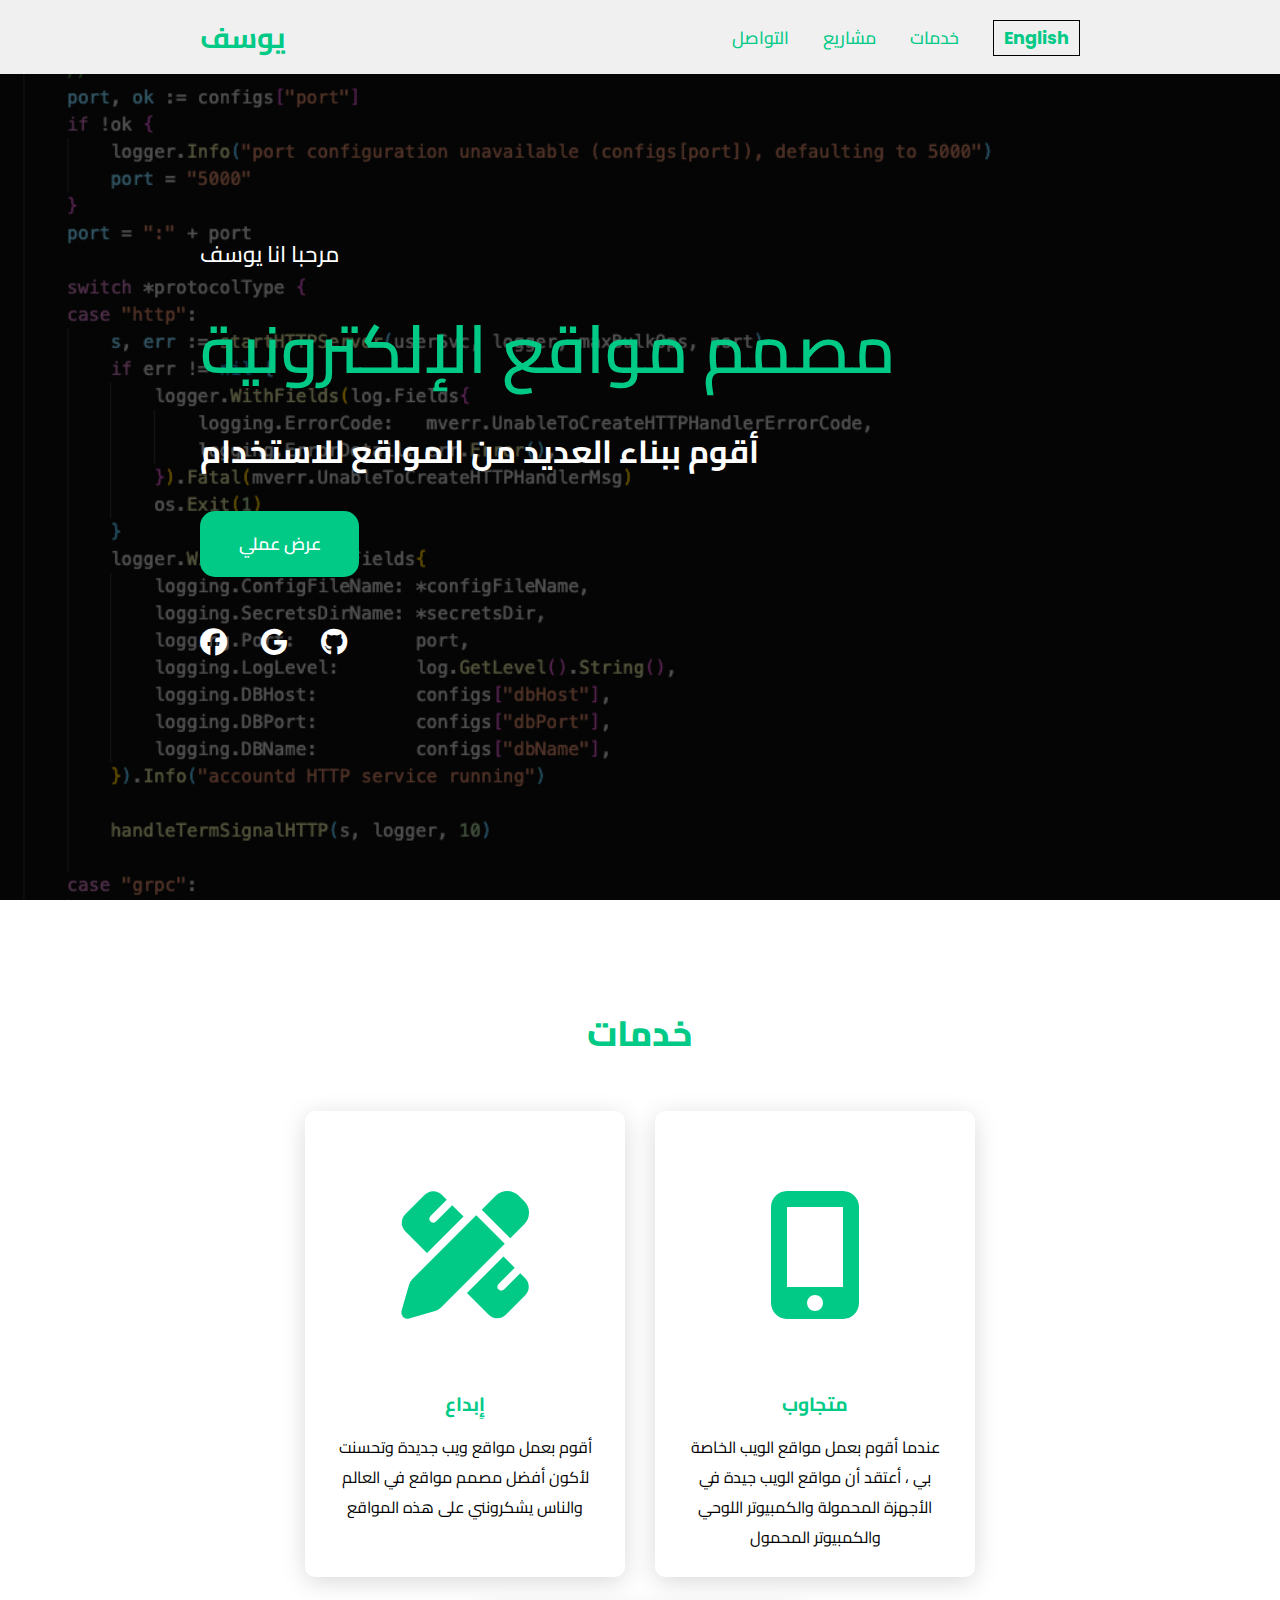
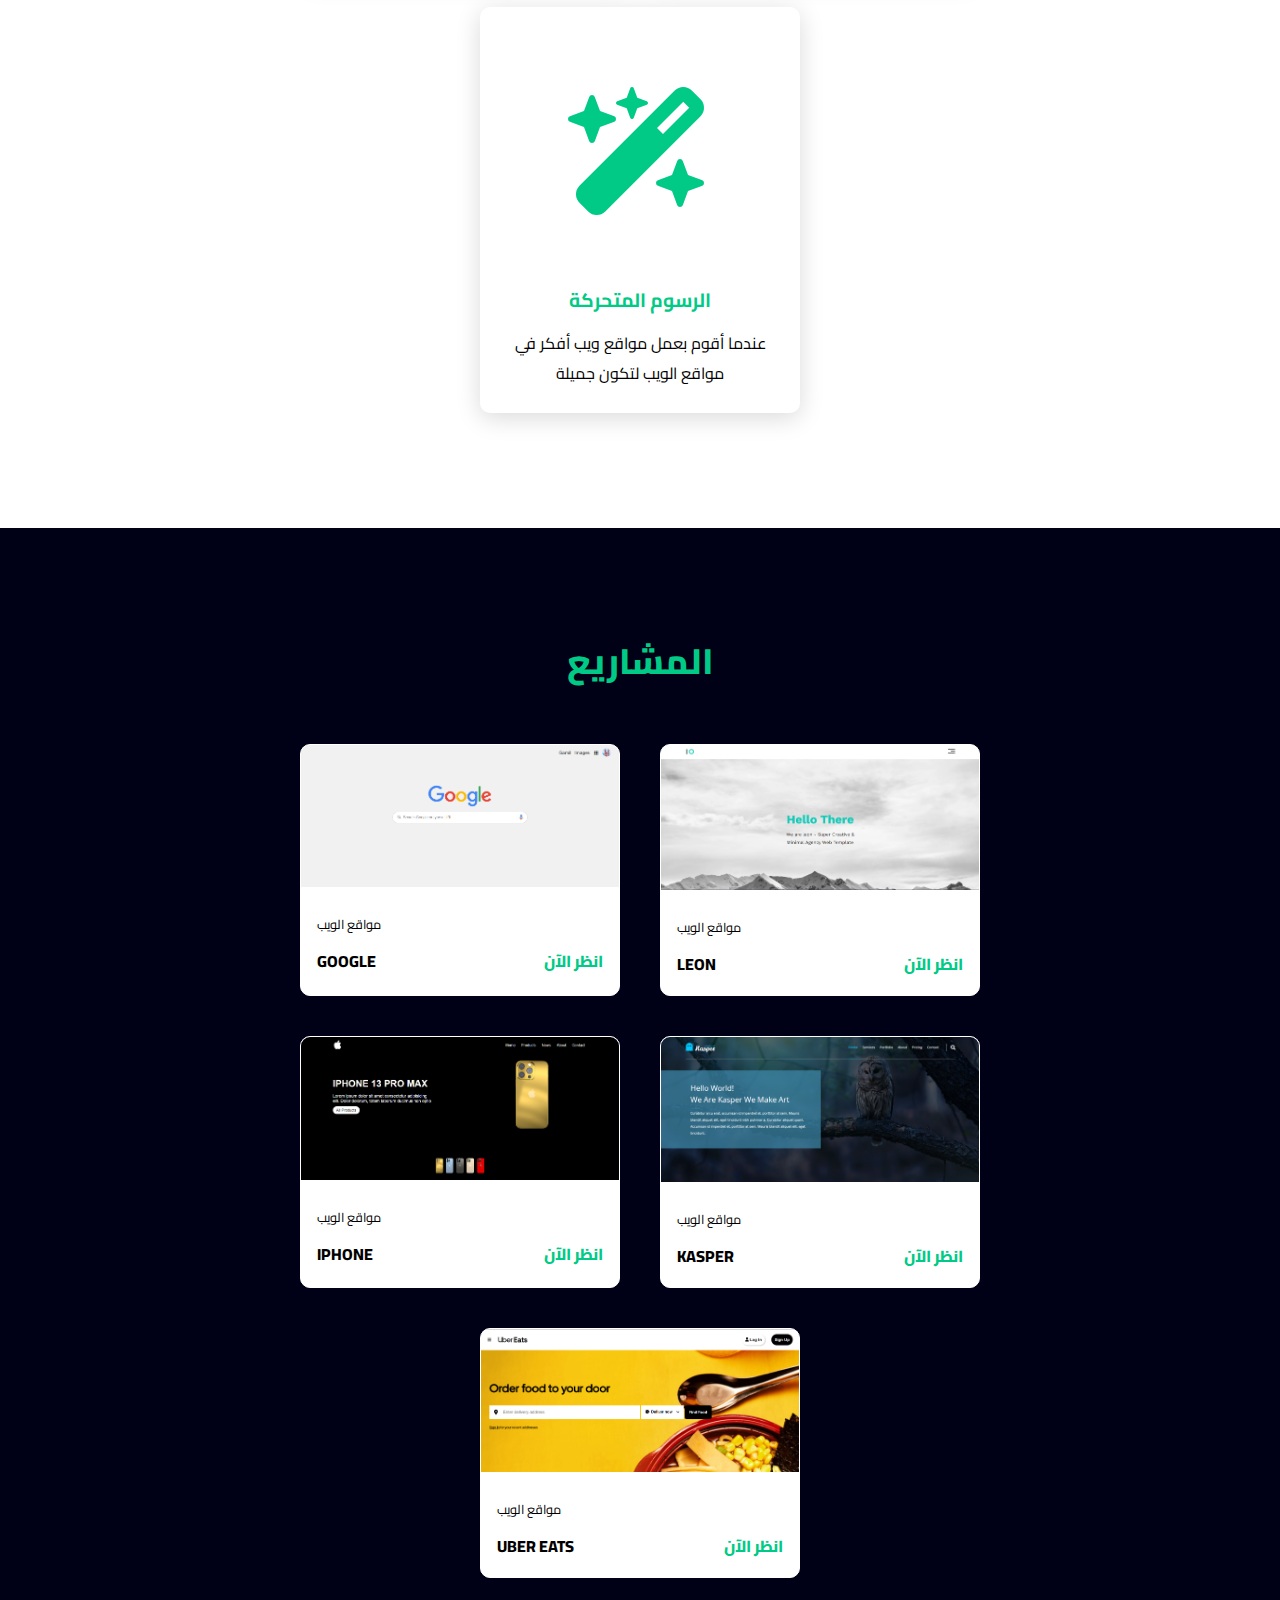
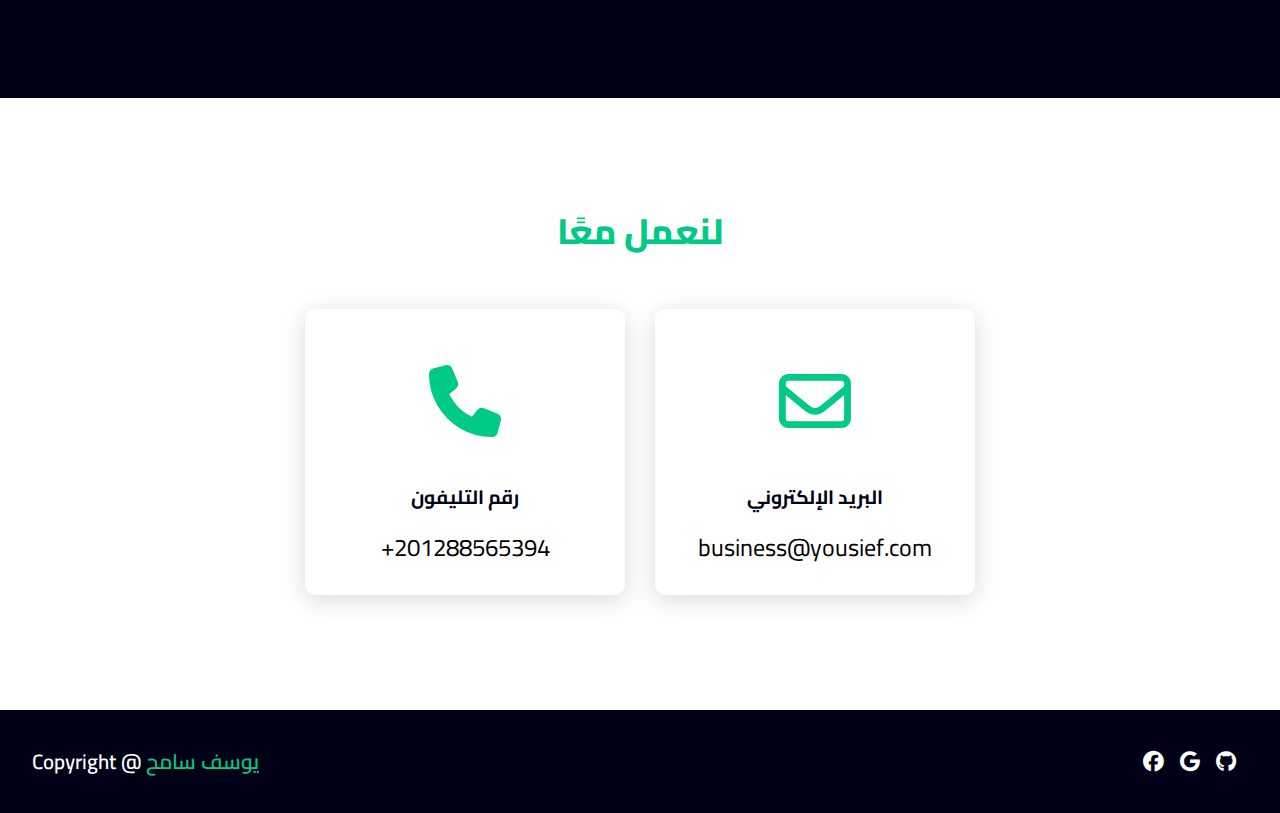
<file: AR/index.html>
<!DOCTYPE html>
<html lang="en">
<head>
    <meta charset="UTF-8">
    <meta http-equiv="X-UA-Compatible" content="IE=edge">
    <meta name="viewport" content="width=device-width, initial-scale=1.0">
    <link rel="stylesheet" href="https://cdnjs.cloudflare.com/ajax/libs/font-awesome/6.3.0/css/all.min.css">
    <link rel="stylesheet" href="CSS/style.css">
    <title>Yousief Sameh</title>
</head>
<body>
    <header>
        <a href="#" class="logo">يوسف</a>
        <nav class="navigation">
            <a href="#services">خدمات</a>
            <a href="#projects">مشاريع</a>
            <a href="#contact">التواصل</a>
            <a href="/EN/index.html" class="language" style="font-family: 'Poppins', sans-serif; font-weight: bold;">English</a>
        </nav>
        <button class="humburger">
            <div class="bar"></div>
        </button>
    </header>
    <nav class="mobile-nav">
        <a href="#services">خدمات</a>
        <a href="#projects">مشاريع</a>
        <a href="#contact">التواصل</a>
        <a href="/AR/index.html" class="language" style="font-family: 'Poppins', sans-serif;">English</a>
    </nav>
    <section class="hero">
        <div>
            <h2>مرحبا انا يوسف <br> <span>مصمم مواقع الإلكترونية</span></h2>
            <h3>أقوم ببناء العديد من المواقع للاستخدام</h3>
            <a href="#projects" class="main-btn">عرض عملي</a>
            <div class="icons">
                <a href="https://www.facebook.com/profile.php?id=100079830548384"><i class="fa-brands fa-facebook"></i></a>
                <a href="https://myaccount.google.com/?hl=ar&utm_source=OGB&utm_medium=act"><i class="fa-brands fa-google"></i></a>
                <a href="https://github.com/yousief0"><i class="fa-brands fa-github"></i></a>
            </div>
        </div>
    </section>
    <section class="cards" id="services">
        <h2 class="title">خدمات</h2>
        <div class="content">
            <div class="card">
                <div class="icon">
                    <i class="fa-solid fa-pen-ruler"></i>
                </div>
                <div class="info">
                    <h3>إِبداع</h3>
                    <p>أقوم بعمل مواقع ويب جديدة وتحسنت لأكون أفضل مصمم مواقع في العالم والناس يشكرونني على هذه المواقع</p>
                </div>
            </div>
            <div class="card">
                <div class="icon">
                    <i class="fa-solid fa-mobile-screen-button"></i>
                </div>
                <div class="info">
                    <h3>متجاوب</h3>
                    <p>عندما أقوم بعمل مواقع الويب الخاصة بي ، أعتقد أن مواقع الويب جيدة في الأجهزة المحمولة والكمبيوتر اللوحي والكمبيوتر المحمول</p>
                </div>
            </div>
            <div class="card">
                <div class="icon">
                    <i class="fa-solid fa-wand-magic-sparkles"></i>
                </div>
                <div class="info">
                    <h3>الرسوم المتحركة</h3>
                    <p>عندما أقوم بعمل مواقع ويب أفكر في مواقع الويب لتكون جميلة</p>
                </div>
            </div>
        </div>
    </section>
    <section class="projects" id="projects">
        <h2 class="title">المشاريع</h2>
        <div class="content">
            <div class="project-card">
                <div class="project-image">
                    <img src="Images/Project_1.png">
                </div>
                <div class="project-info">
                    <p class="project-catogry">مواقع الويب</p>
                    <strong class="project-title">
                        <span>Google</span>
                        <a href="/Projects/Project_1/index.html" class="more-details">انظر الآن</a>
                    </strong>
                </div>
            </div>
            <div class="project-card">
                <div class="project-image">
                    <img src="Images/Project_3.png">
                </div>
                <div class="project-info">
                    <p class="project-catogry">مواقع الويب</p>
                    <strong class="project-title">
                        <span>leon</span>
                        <a href="/Projects/Project_2/index.html" class="more-details">انظر الآن</a>
                    </strong>
                </div>
            </div>
            <div class="project-card">
                <div class="project-image">
                    <img src="Images/Project_2.png">
                </div>
                <div class="project-info">
                    <p class="project-catogry">مواقع الويب</p>
                    <strong class="project-title">
                        <span>iphone</span>
                        <a href="/Projects/Project_3/index.html" class="more-details">انظر الآن</a>
                    </strong>
                </div>
            </div>
            <div class="project-card">
                <div class="project-image">
                    <img src="Images/Project_4.png">
                </div>
                <div class="project-info">
                    <p class="project-catogry">مواقع الويب</p>
                    <strong class="project-title">
                        <span>kasper</span>
                        <a href="/Projects/Project_4/index.html" class="more-details">انظر الآن</a>
                    </strong>
                </div>
            </div>
            <div class="project-card">
                <div class="project-image">
                    <img src="Images/Project-5.png">
                </div>
                <div class="project-info">
                    <p class="project-catogry">مواقع الويب</p>
                    <strong class="project-title">
                        <span>Uber Eats</span>
                        <a href="/Projects/Uber_Eats/index.html" class="more-details">انظر الآن</a>
                    </strong>
                </div>
            </div>
        </div>
    </section>
    <section class="cards-contact" id="contact">
        <h2 class="title">لنعمل معًا</h2>
        <div class="content">
            <div class="card">
                <div class="icon">
                    <i class="fa-solid fa-phone"></i>
                </div>
                <div class="info">
                    <h3>رقم التليفون</h3>
                    <p>+201288565394</p>
                </div>
            </div>
            <div class="card">
                <div class="icon">
                    <i class="fa-regular fa-envelope"></i>
                </div>
                <div class="info">
                    <h3>البريد الإلكتروني</h3>
                    <p>business@yousief.com</p>
                </div>
            </div>
        </div>
    </section>
    <footer class="footer">
        <p class="footer-title">Copyright @ <span>يوسف سامح</span> </p>
        <div class="icons">
            <a href="https://www.facebook.com/profile.php?id=100079830548384"><i class="fa-brands fa-facebook"></i></a>
            <a href="https://myaccount.google.com/?hl=ar&utm_source=OGB&utm_medium=act"><i class="fa-brands fa-google"></i></a>
            <a href="https://github.com/yousief0"><i class="fa-brands fa-github"></i></a>
        </div>
    </footer>
    <script src="/script.js"></script>
</body>
</html>
</file>
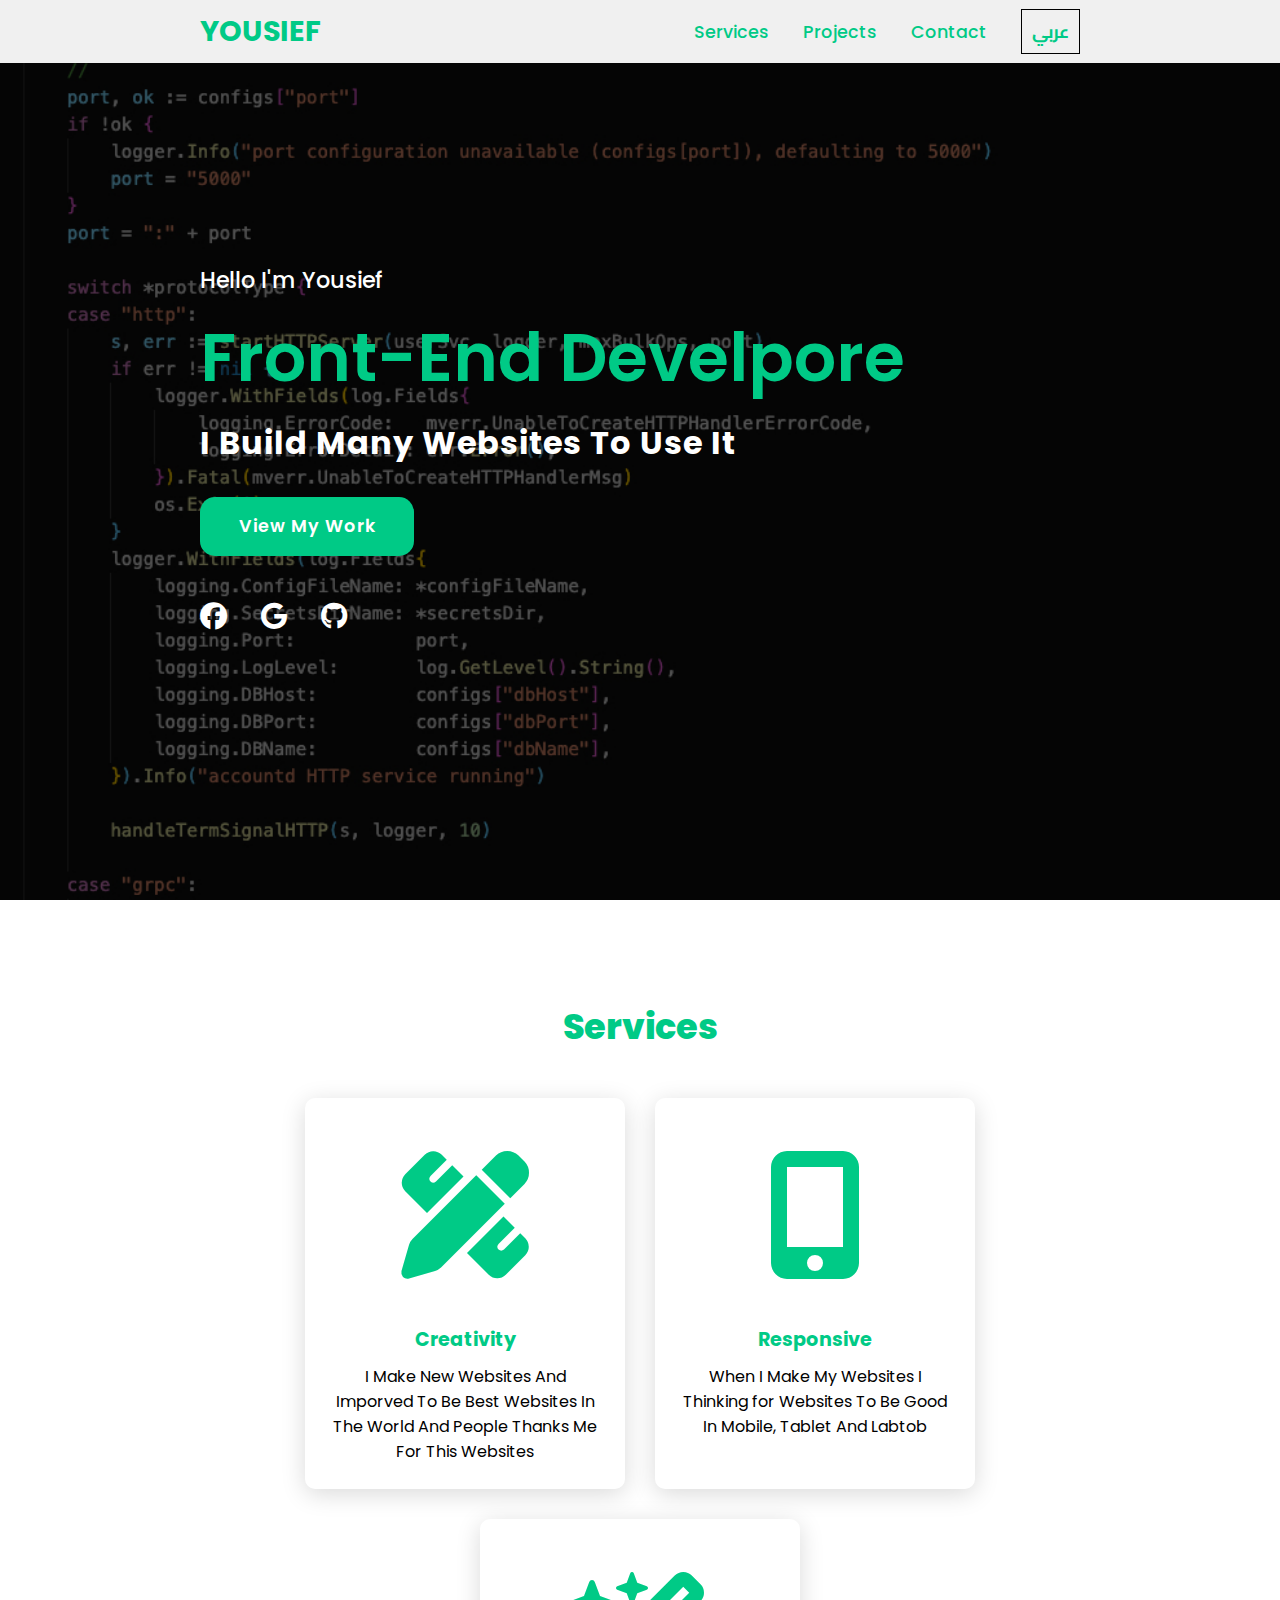
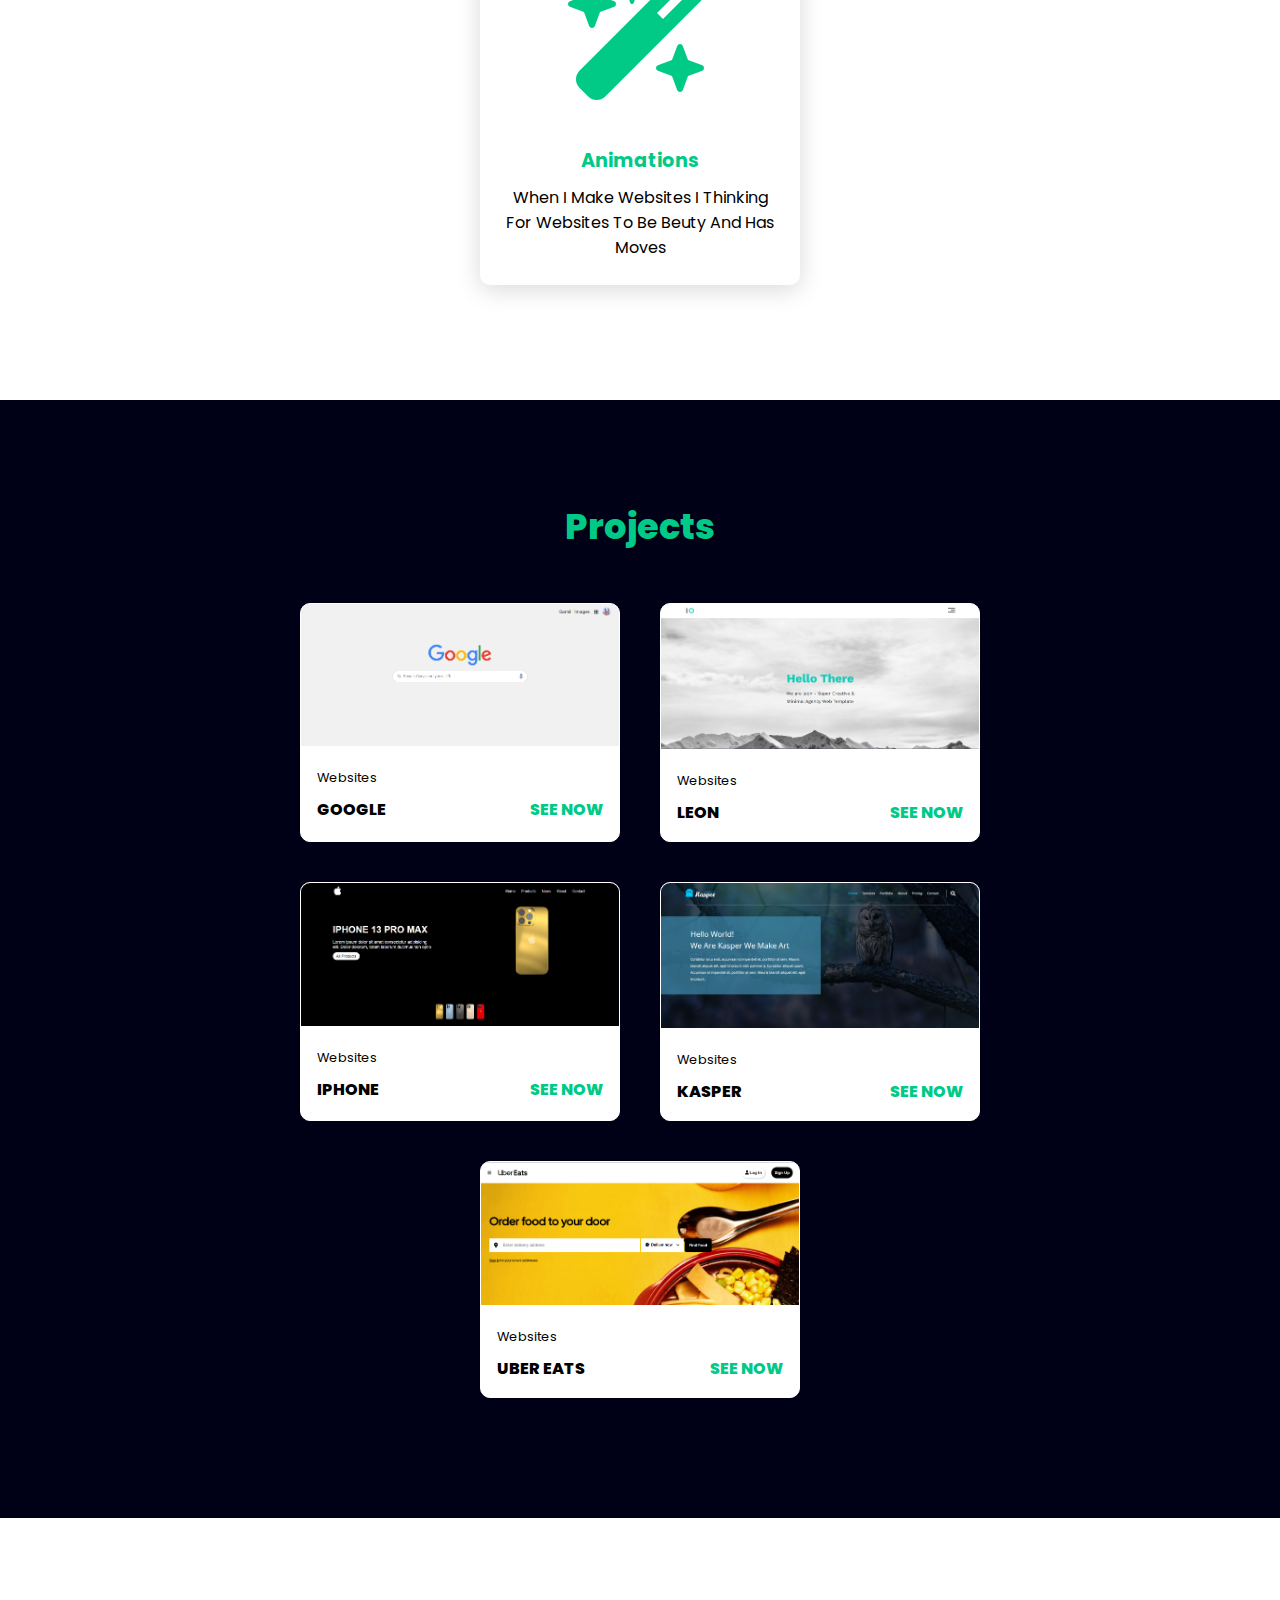
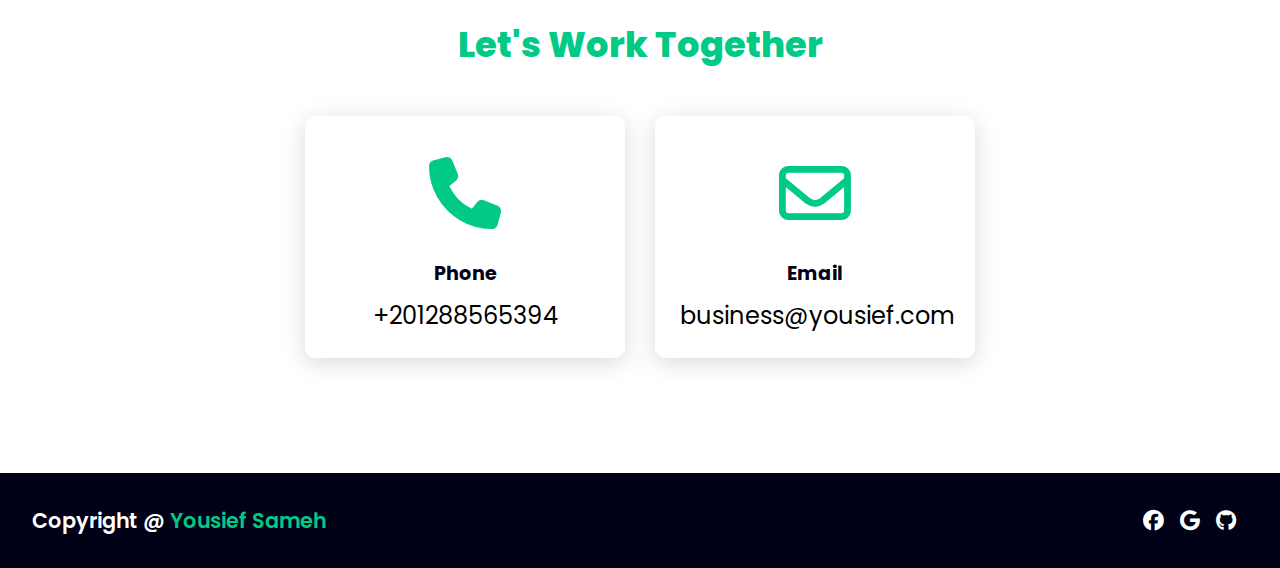
<file: EN/index.html>
<!DOCTYPE html>
<html lang="en">
<head>
    <meta charset="UTF-8">
    <meta http-equiv="X-UA-Compatible" content="IE=edge">
    <meta name="viewport" content="width=device-width, initial-scale=1.0">
    <link rel="icon" type="image/x-icon" href="https://static.wixstatic.com/media/5a06c1_0b0cc193c09a4a3c90b20b6439fff426~mv2.jpg/v1/fill/w_32%2Ch_32%2Clg_1%2Cusm_0.66_1.00_0.01/5a06c1_0b0cc193c09a4a3c90b20b6439fff426~mv2.jpg">
    <link rel="stylesheet" href="https://cdnjs.cloudflare.com/ajax/libs/font-awesome/6.3.0/css/all.min.css">
    <link rel="stylesheet" href="CSS/style.css">
    <title>Yousief Sameh</title>
</head>
<body>
    <header>
        <a href="#" class="logo">Yousief</a>
        <nav class="navigation">
            <a href="#services">Services</a>
            <a href="#projects">Projects</a>
            <a href="#contact">Contact</a>
            <a href="/AR/index.html" class="language" style="font-family: 'Cairo', sans-serif; font-weight: bold;">عربي</a>
        </nav>
        <button class="humburger">
            <div class="bar"></div>
        </button>
    </header>
    <nav class="mobile-nav">
        <a href="#services">Services</a>
        <a href="#projects">Projects</a>
        <a href="#contact">Contact</a>
        <a href="/AR/index.html" class="language" style="font-family: 'Cairo', sans-serif;">عربي</a>
    </nav>
    <section class="hero">
        <div>
            <h2>Hello I'm Yousief <br> <span>Front-End Develpore</span></h2>
            <h3>I Build Many Websites To Use It</h3>
            <a href="#projects" class="main-btn">View My Work</a>
            <div class="icons">
                <a href="https://www.facebook.com/profile.php?id=100079830548384"><i class="fa-brands fa-facebook"></i></a>
                <a href="https://myaccount.google.com/?hl=ar&utm_source=OGB&utm_medium=act"><i class="fa-brands fa-google"></i></a>
                <a href="https://github.com/yousief0"><i class="fa-brands fa-github"></i></a>
            </div>
        </div>
    </section>
    <section class="cards" id="services">
        <h2 class="title">Services</h2>
        <div class="content">
            <div class="card">
                <div class="icon">
                    <i class="fa-solid fa-pen-ruler"></i>
                </div>
                <div class="info">
                    <h3>Creativity</h3>
                    <p>I Make New Websites And Imporved To Be Best Websites In The World And People Thanks Me For This Websites</p>
                </div>
            </div>
            <div class="card">
                <div class="icon">
                    <i class="fa-solid fa-mobile-screen-button"></i>
                </div>
                <div class="info">
                    <h3>Responsive</h3>
                    <p>When I Make My Websites I Thinking for Websites To Be Good In Mobile, Tablet And Labtob</p>
                </div>
            </div>
            <div class="card">
                <div class="icon">
                    <i class="fa-solid fa-wand-magic-sparkles"></i>
                </div>
                <div class="info">
                    <h3>Animations</h3>
                    <p>When I Make Websites I Thinking For Websites To Be Beuty And Has Moves</p>
                </div>
            </div>
        </div>
    </section>
    <section class="projects" id="projects">
        <h2 class="title">Projects</h2>
        <div class="content">
            <div class="project-card">
                <div class="project-image">
                    <img src="Images/Project_1.png">
                </div>
                <div class="project-info">
                    <p class="project-catogry">Websites</p>
                    <strong class="project-title">
                        <span>Google</span>
                        <a href="/Project_1/index.html" class="more-details">See Now</a>
                    </strong>
                </div>
            </div>
            <div class="project-card">
                <div class="project-image">
                    <img src="Images/Project_3.png">
                </div>
                <div class="project-info">
                    <p class="project-catogry">Websites</p>
                    <strong class="project-title">
                        <span>leon</span>
                        <a href="/Project_2/index.html" class="more-details">See Now</a>
                    </strong>
                </div>
            </div>
            <div class="project-card">
                <div class="project-image">
                    <img src="Images/Project_2.png">
                </div>
                <div class="project-info">
                    <p class="project-catogry">Websites</p>
                    <strong class="project-title">
                        <span>iphone</span>
                        <a href="/Project_3/index.html" class="more-details">See Now</a>
                    </strong>
                </div>
            </div>
            <div class="project-card">
                <div class="project-image">
                    <img src="Images/Project_4.png">
                </div>
                <div class="project-info">
                    <p class="project-catogry">Websites</p>
                    <strong class="project-title">
                        <span>kasper</span>
                        <a href="/Project_4/index.html" class="more-details">See Now</a>
                    </strong>
                </div>
            </div>
            <div class="project-card">
                <div class="project-image">
                    <img src="Images/Project-5.png">
                </div>
                <div class="project-info">
                    <p class="project-catogry">Websites</p>
                    <strong class="project-title">
                        <span>Uber Eats</span>
                        <a href="/Uber_Eats/index.html" class="more-details">See Now</a>
                    </strong>
                </div>
            </div>
        </div>
    </section>
    <section class="cards-contact" id="contact">
        <h2 class="title">Let's Work Together</h2>
        <div class="content">
            <div class="card">
                <div class="icon">
                    <i class="fa-solid fa-phone"></i>
                </div>
                <div class="info">
                    <h3>Phone</h3>
                    <p>+201288565394</p>
                </div>
            </div>
            <div class="card">
                <div class="icon">
                    <i class="fa-regular fa-envelope"></i>
                </div>
                <div class="info">
                    <h3>Email</h3>
                    <p>business@yousief.com</p>
                </div>
            </div>
        </div>
    </section>
    <footer class="footer">
        <p class="footer-title">Copyright @ <span>Yousief Sameh</span></p>
        <div class="icons">
            <a href="https://www.facebook.com/profile.php?id=100079830548384"><i class="fa-brands fa-facebook"></i></a>
            <a href="https://myaccount.google.com/?hl=ar&utm_source=OGB&utm_medium=act"><i class="fa-brands fa-google"></i></a>
            <a href="https://github.com/yousief0"><i class="fa-brands fa-github"></i></a>
        </div>
    </footer>
    <script src="/script.js"></script>
</body>
</html>
</file>
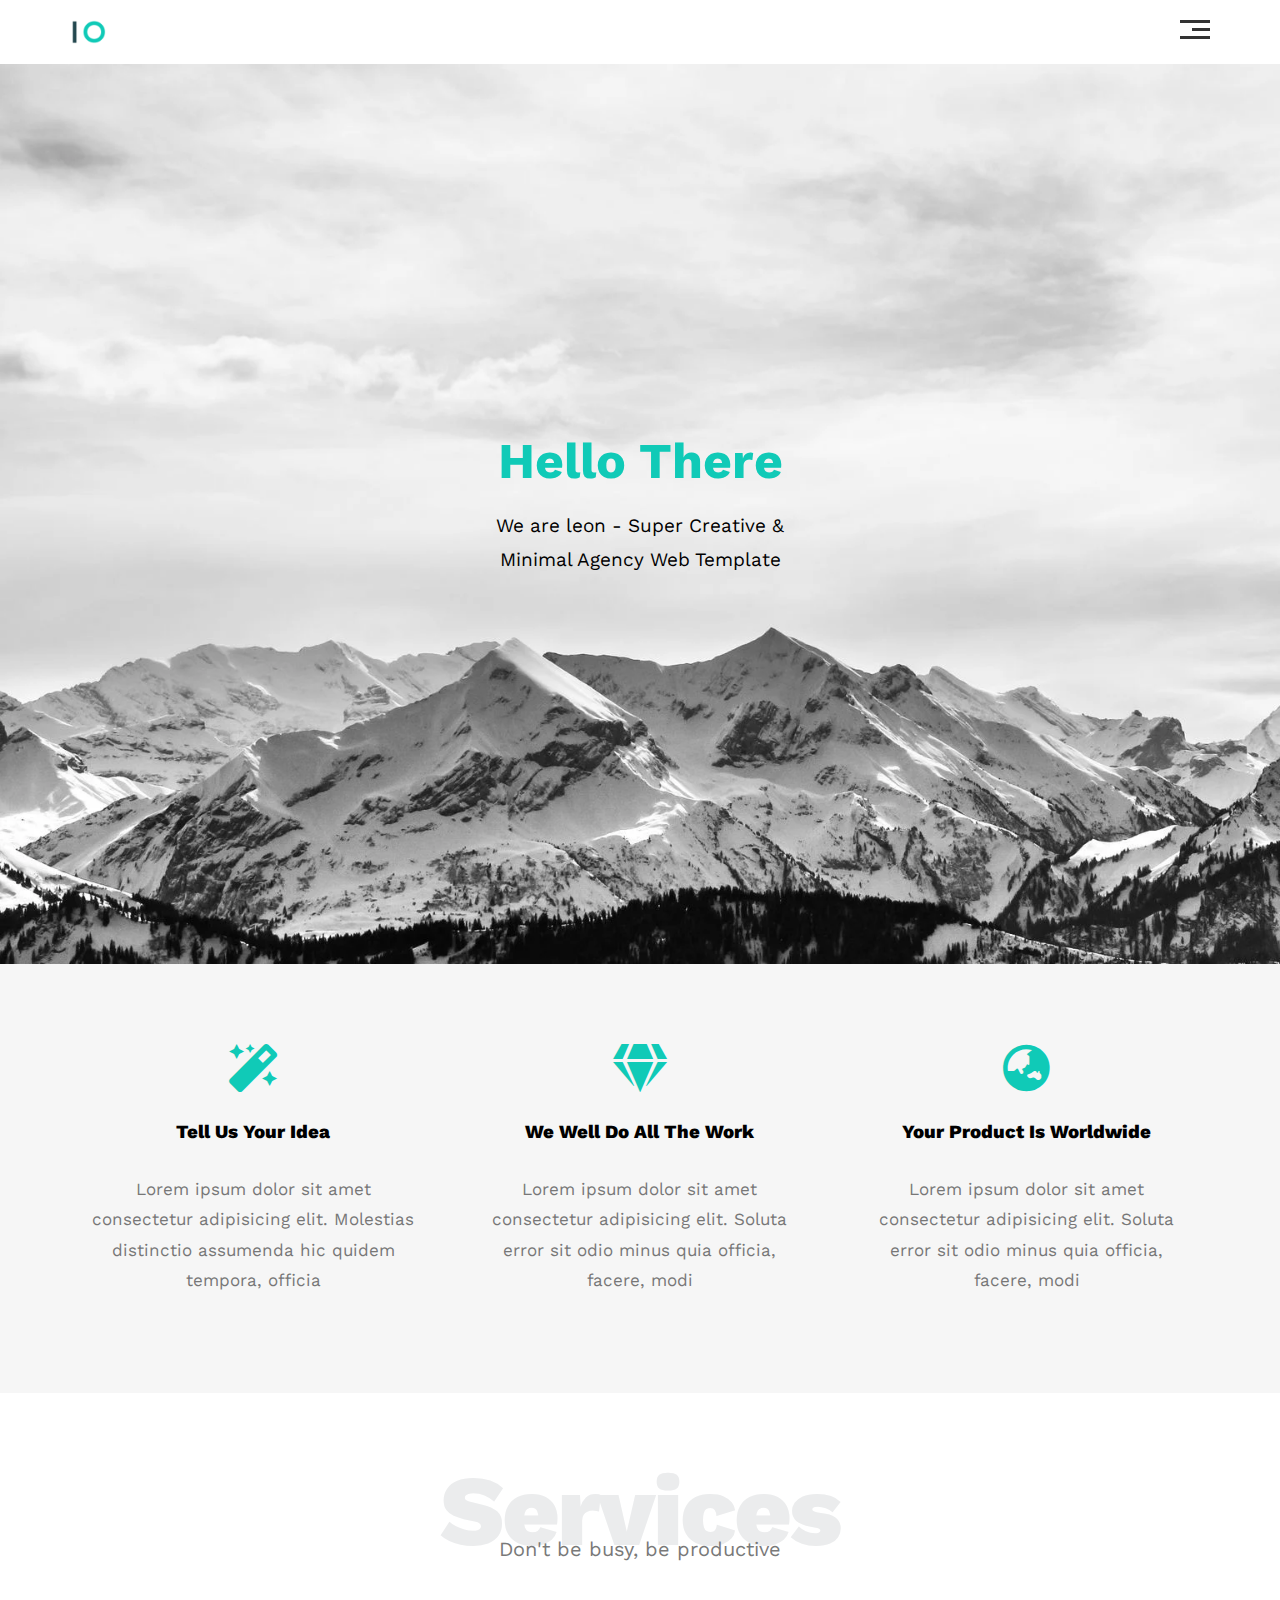
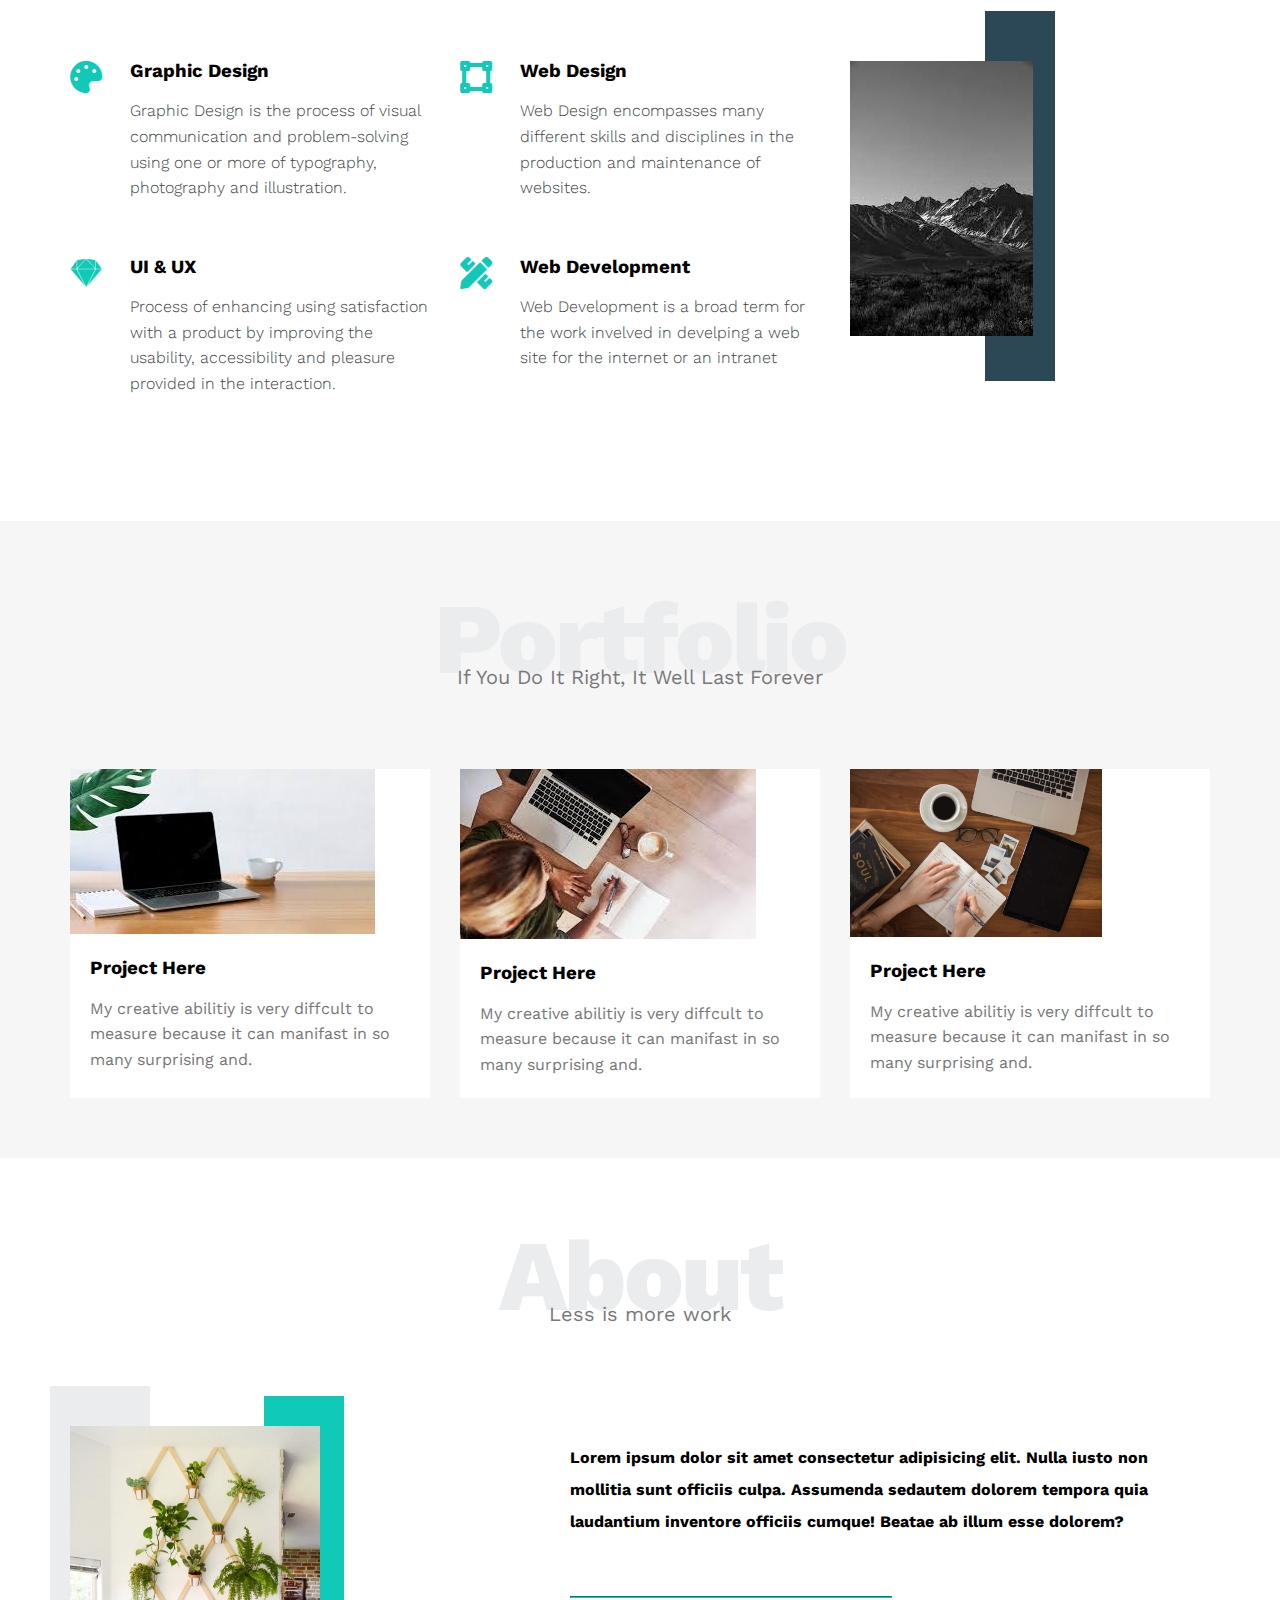
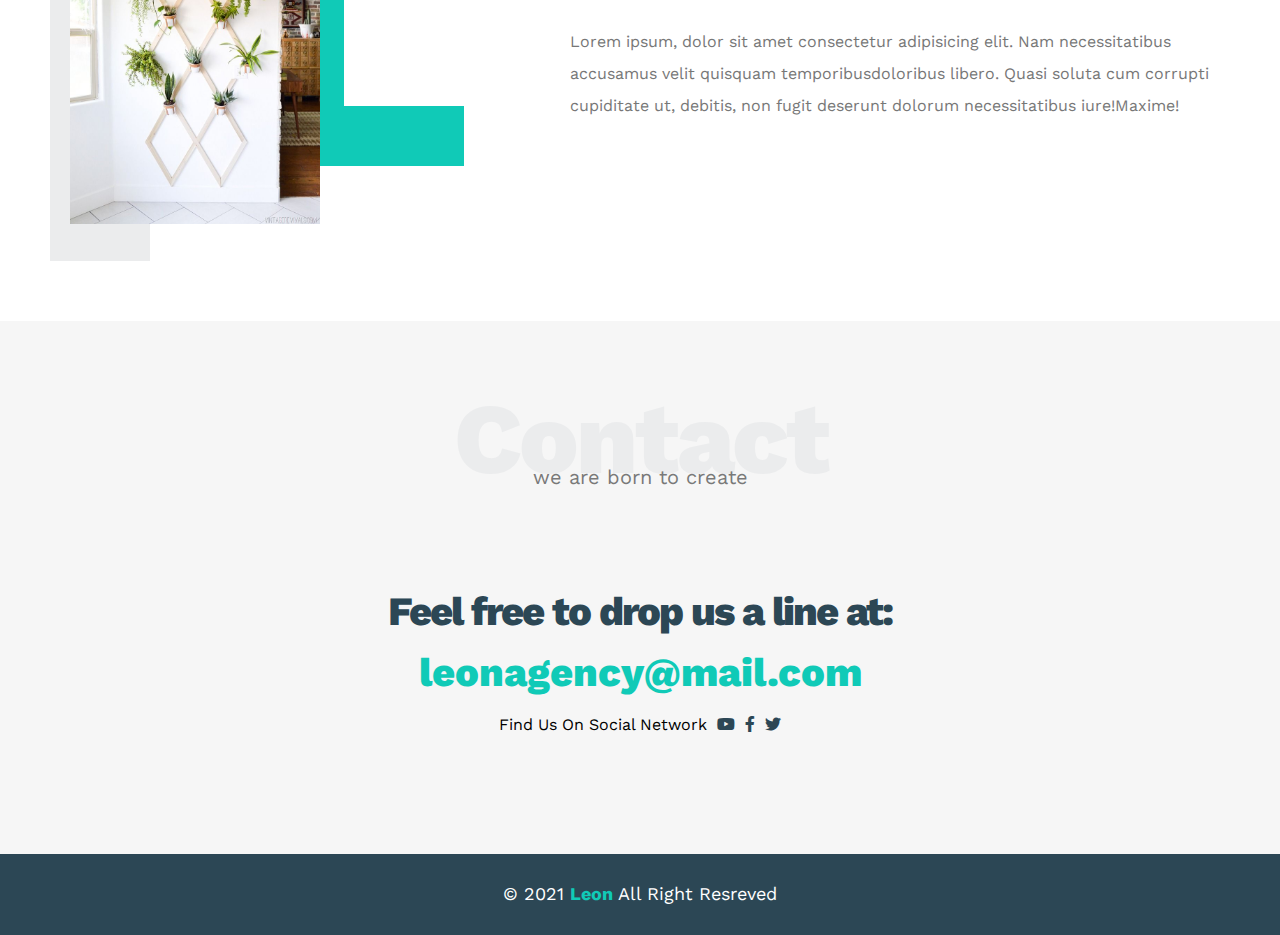
<file: Project_2/index.html>
<!DOCTYPE html>
<html lang="en">
<head>
    <meta charset="UTF-8">
    <meta http-equiv="X-UA-Compatible" content="IE=edge">
    <meta name="viewport" content="width=device-width, initial-scale=1.0">
    <!-- Main Template CSS File -->
    <link rel="stylesheet" href="css/style.css">
    <!-- Render All Element Normlly -->
    <link rel="stylesheet" href="css/normlize.css">
    <!-- Font Awesome Library -->
    <link rel="stylesheet" href="css/all.min.css">
    <!-- Google Fonts -->
    <link rel="preconnect" href="https://fonts.googleapis.com">
    <link rel="preconnect" href="https://fonts.gstatic.com" crossorigin>
    <link href="https://fonts.googleapis.com/css2?family=Work+Sans:wght@200;300;400;500;600;700&display=swap"rel="stylesheet">
    <title>Leon Template One</title>
</head>
<body>
    <!-- Start Header -->
    <div class="header">
        <div class="container">
            <img class="logo" src="images/logo.png" alt="">
            <div class="links">
                <span class="icon">
                    <span></span>
                    <span></span>
                    <span></span>
                </span>
                <ul>
                    <li><a href="#services">Services</a></li>
                    <li><a href="#portfolio">Portfolio</a></li>
                    <li><a href="#about">About</a></li>
                    <li><a href="#contact">Contact</a></li>
                </ul>
            </div>
        </div>
    </div>
    <!-- End header -->
    <!-- Start Landing Sections  -->
    <div class="landing">
        <div class="intro-text">
            <h1>Hello There</h1>
            <p>We are leon - Super Creative & Minimal Agency Web Template</p>
        </div>
    </div>
    <!-- End Landing Sections -->
    <!-- Start Feature -->
    <div class="features">
        <div class="container">
            <div class="feat">
                <i class="fas fa-magic fa-3x"></i>
                <h3>Tell Us Your Idea</h3>
                <p>Lorem ipsum dolor sit amet consectetur adipisicing elit. Molestias distinctio assumenda hic quidem tempora, officia</p>

            </div>
            <div class="feat">
                <i class="fas fa-gem fa-3x"></i>
                <h3>We Well Do All The Work</h3>
                <p>Lorem ipsum dolor sit amet consectetur adipisicing elit. Soluta error sit odio minus quia officia, facere, modi
                </p>
            
            </div>
            <div class="feat">
                <i class="fas fa-globe-asia fa-3x"></i>
                <h3>Your Product Is Worldwide</h3>
                <p>Lorem ipsum dolor sit amet consectetur adipisicing elit. Soluta error sit odio minus quia officia, facere, modi
                </p>
            
            </div>
        </div>
    </div>
    <!-- End Feature -->
    <!-- Start Services -->
    <div class="services" id="services">
        <div class="container">
            <h2 class="special-heading">Services</h2>
            <p>Don't be busy, be productive</p>
            <div class="services-content">
                <div class="col">
                    <!-- Start Service -->
                    <div class="srv">
                        <i class="fas fa-palette fa-2x"></i>
                        <div class="text">
                            <h3>Graphic Design</h3>
                            <p>Graphic Design is the process of visual communication and problem-solving using one or more of 
                                typography, photography and illustration.</p>
                        </div>
                    </div>
                    <!-- End Service -->
                    <!-- Start Service -->
                    <div class="srv">
                        <i class="fab fa-sketch fa-2x"></i>
                        <div class="text">
                            <h3>UI & UX</h3>
                            <p>Process of enhancing using satisfaction with a product by improving the usability, accessibility and
                                pleasure provided in the interaction.
                            </p>
                        </div>
                    </div>
                    <!-- End Service -->
                </div>
                <div class="col">
                    <!-- Start Service -->
                    <div class="srv">
                        <i class="fas fa-vector-square fa-2x"></i>
                        <div class="text">
                            <h3>Web Design</h3>
                            <p>Web Design encompasses many different skills and disciplines in the production and maintenance of
                                websites.
                            </p>
                        </div>
                    </div>
                    <!-- End Service -->
                    <!-- Start Service -->
                    <div class="srv">
                        <i class="fas fa-pencil-ruler fa-2x"></i>
                        <div class="text">
                            <h3>Web Development</h3>
                            <p>Web Development is a broad term for the work invelved in develping a web site for the internet or an
                                intranet
                            </p>
                        </div>
                    </div>
                    <!-- End Service -->
                </div>
                <div class="col">
                    <div class="image">
                        <img src="images/service.jfif">
                    </div>
                </div>
            </div>
        </div>
    </div>
    <!-- End Services -->
    <!-- Start Portfolio -->
    <div class="portfolio" id="portfolio">
        <div class="container">
            <h2 class="special-heading">Portfolio</h2>
            <p>If You Do It Right, It Well Last Forever</p>
            <div class="portfolio-content">
                <div class="card">
                    <img src="images/portfolio-1.jfif">
                    <div class="info">
                        <h3>Project Here</h3>
                        <p>My creative abilitiy is very diffcult to measure because it can manifast in so many surprising and.</p>
                    </div>
                </div>
                <div class="card">
                    <img src="images/portfolio-2.jfif">
                    <div class="info">
                        <h3>Project Here</h3>
                        <p>My creative abilitiy is very diffcult to measure because it can manifast in so many surprising and.</p>
                    </div>
                </div>
                <div class="card">
                    <img src="images/portfolio-3.jpg" style="width: 252px;">
                    <div class="info">
                        <h3>Project Here</h3>
                        <p>My creative abilitiy is very diffcult to measure because it can manifast in so many surprising and.</p>
                    </div>
                </div>
            </div>
        </div>
    </div>
    <!-- End Portfolio -->
    <!-- Start Portfolio -->
    <div class="about" id="about">
        <div class="container">
            <h2 class="special-heading">About</h2>
            <p>Less is more work</p>
            <div class="about-content">
                <div class="image">
                    <img src="images/about.jpg">
                </div>
                <div class="text">
                    <p>Lorem ipsum dolor sit amet consectetur adipisicing elit. Nulla iusto non mollitia sunt officiis culpa. Assumenda sedautem dolorem tempora quia laudantium inventore officiis cumque! Beatae ab illum esse dolorem?</p>
                    <hr>
                    <p>Lorem ipsum, dolor sit amet consectetur adipisicing elit. Nam necessitatibus accusamus velit quisquam temporibusdoloribus libero. Quasi soluta cum corrupti cupiditate ut, debitis, non fugit deserunt dolorum necessitatibus iure!Maxime!</p>
                </div>
            </div>
        </div>
    </div>
    <!-- End About -->
    <!-- Start Contact -->
    <div class="contact" id="contact">
        <div class="container">
            <h2 class="special-heading">Contact</h2>
            <p>we are born to create</p>
            <div class="info">
                <p class="lable">Feel free to drop us a line at:</p>
                <a href="mailto:leonagency@mail.com?subject=Contact" class="link">leonagency@mail.com</a>
                <div class="social">
                    Find Us On Social Network
                    <i class="fab fa-youtube"></i>
                    <i class="fab fa-facebook-f"></i>
                    <i class="fab fa-twitter"></i>
                </div>
            </div>
        </div>
    </div>
    <!-- End Contact -->
    <!-- Start Footer -->
    <div class="footer">
        &copy; 2021 <span>Leon</span> All Right Resreved
    </div>
    <!-- End Footer -->

</body>
</html>
</file>
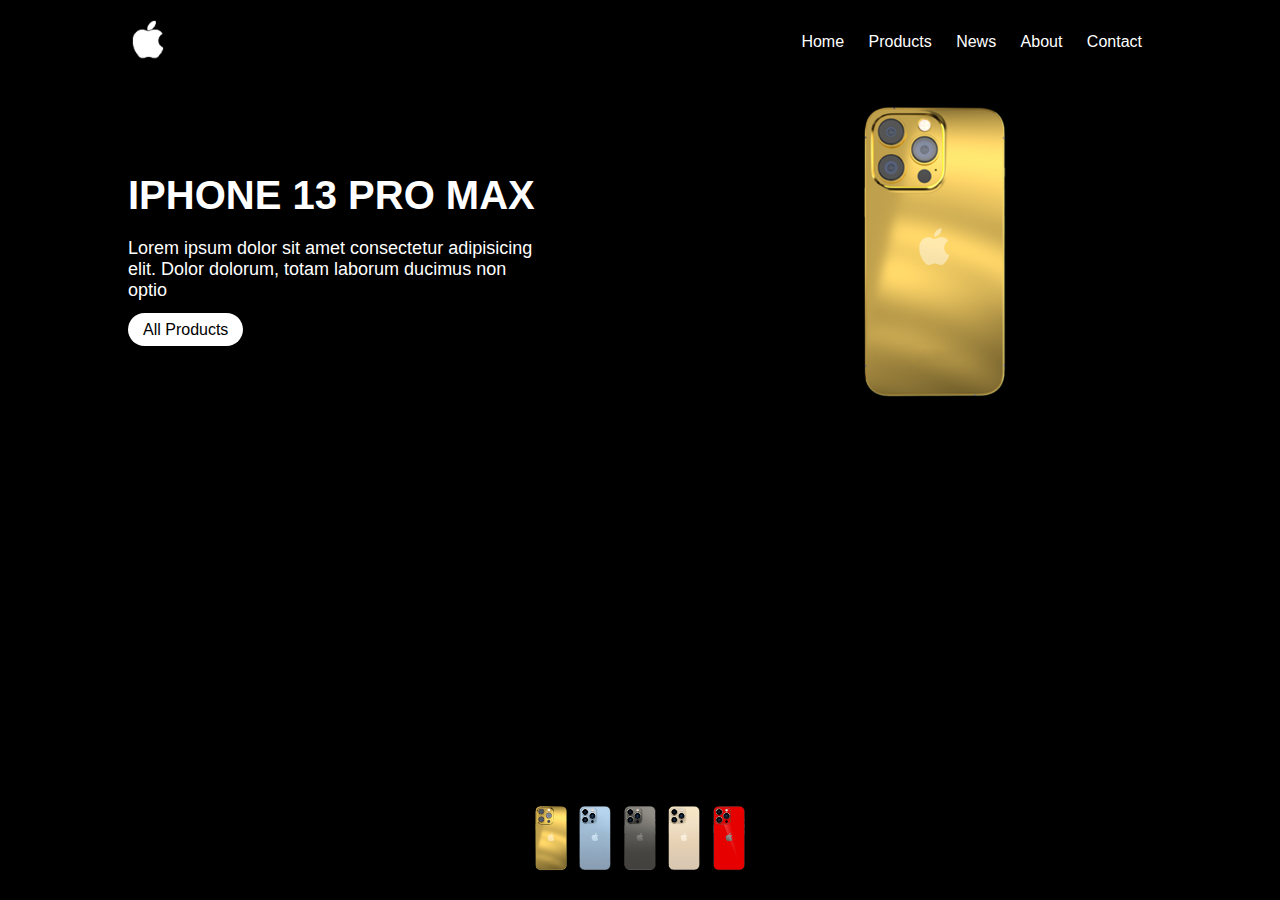
<file: Project_3/index.html>
<!DOCTYPE html>
<html lang="en">

<head>
    <meta charset="UTF-8">
    <meta http-equiv="X-UA-Compatible" content="IE=edge">
    <meta name="viewport" content="width=device-width, initial-scale=1.0">
    <link rel="stylesheet" href="style.css">
    <title>IPHONE</title>
</head>

<body>
    <div class="container">
        <header>
            <a href="#"><img src="images/logo.png" class="logo"></a>
            <ul>
                <li><a href="https://www.apple.com/eg-ar/iphone/">Home</a></li>
                <li><a href="#">Products</a></li>
                <li><a href="#">News</a></li>
                <li><a href="#">About</a></li>
                <li><a href="#">Contact</a></li>
            </ul>
        </header>
        <div class="content">
            <div class="text">
                <h2>iphone 13 pro max</h2>
                <p>Lorem ipsum dolor sit
                    amet consectetur adipisicing elit.
                    Dolor dolorum, totam laborum ducimus non optio</p>
                <a href="#">All Products</a>
            </div>
            <div class="images">
                <img class="img" src="images/0.png">
            </div>
        </div>
        <div class="icons">
            <img onclick="phones(this.src);colors('#000')" src="images/0.png">
            <img onclick="phones(this.src);colors('#247ec8')" src="images/1.png">
            <img onclick="phones(this.src);colors('#1e1e1e')" src="images/2.png">
            <img onclick="phones(this.src);colors('#c79b53')" src="images/3.png">
            <img onclick="phones(this.src);colors('#c82525')" src="images/4.png">
        </div>
    </div>
    <script src="script.js"></script>
</body>

</html>
</file>
<file: AR/CSS/style.css>
@import url('https://fonts.googleapis.com/css2?family=Poppins:ital,wght@0,100;0,200;0,300;0,400;0,500;0,600;0,700;0,800;0,900;1,100;1,200;1,300;1,400;1,500;1,600;1,700;1,800;1,900&display=swap');
@import url('https://fonts.googleapis.com/css2?family=Cairo:wght@200;300;400;500;600;700;800;900;1000&display=swap');

* {
    font-family: 'cairo', sans-serif;
    margin: 0;
    padding: 0;
    box-sizing: border-box;
    scroll-behavior: smooth;
}

header {
    background-color: #f0f0f0;
    width: 100%;
    position: fixed;
    z-index: 999;
    display: flex;
    justify-content: space-between;
    align-items: center;
    padding: 10px 200px;
}

.logo {
    text-decoration: none;
    font-size: 1.8em;
    font-weight: 700;
    color: rgb(0, 202, 134);
    text-transform: uppercase;
    cursor: pointer;
}

.navigation {
    display: none;
}

.navigation a {
    color: rgb(0, 202, 134);
    text-decoration: none;
    font-size: 1.1em;
    font-weight: 500;
    margin-left: 30px;
}

.language {
    padding: 5px 10px;
    text-decoration: none;
    color: rgb(0, 202, 134);
    text-align: center;
    border: 1px solid black;
    transition: 0.3s ease;
}

.navigation a:hover {
    color: chartreuse;
}

.language:hover {
    color: white !important;
    background-color: rgb(0, 202, 134);
}

section {
    padding: 100px 200px;
}

.hero {
    width: 100%;
    min-height: 100vh;
    display: flex;
    align-items: center;
    background: url(../Images/background.jpeg) no-repeat;
    background-size: cover;
    background-position: center;
    background-attachment: fixed;
}
.hero h2 {
    color: #fff;
    font-size: 1.4em;
    font-weight: 500;
}

.hero h2 span {
    display: inline-block;
    margin-top: 10px;
    color: rgb(0, 202, 134);
    font-size: 3em;
    font-weight: 600;
}

.hero h3 {
    color: #fff;
    font-size: 2em;
    font-weight: 700;
    letter-spacing: 1px;
    margin-top: 10px;
    margin-bottom: 30px;
}

.hero .main-btn {
    color: #fff;
    text-decoration: none;
    background-color: rgb(0, 202, 134);
    font-size: 1.1em;
    font-weight: 600;
    display: inline-block;
    padding: 0.9375em 2.1875em;
    letter-spacing: 1px;
    border-radius: 15px;
    margin-bottom: 40px;
    transition: 0.7s ease;
}

.hero .main-btn:hover {
    background-color: green;
    transform: scale(1.1);
}

.icons a {
    color: #fff;
    font-size: 1.7em;
    padding-right: 30px;
    transition: 0.8s ease;
}

.icons a:hover {
    color: rgb(0, 202, 134);
}

.title {
    color: rgb(0, 202, 134);
    display: flex;
    justify-content: center;
    font-size: 2.2em;
    font-weight: 800;
    margin-bottom: 30px;
}

.content {
    display: flex;
    justify-content: center;
    flex-direction: row;
    flex-wrap: wrap;
}

.card {
    background-color: #fff;
    width: 20em;
    box-shadow: 0 5px 25px rgba(1 1 1 / 15%);
    border-radius: 10px;
    padding: 25px;
    margin: 15px;
    transition: 0.7s ease;
}

.card:hover{
    transform: scale(1.1);
}
.card .icon {
    color: rgb(0, 202, 134);
    font-size: 8em;
    text-align: center;
}

.info {
    text-align: center;
}

.info h3{
    color: rgb(0, 202, 134);
    font-size: 1.2em;
    font-weight: 700;
    margin: 10px;
}

.projects {
    background-color: #000016;
}

.projects .content {
    margin-top: 30px;
}

.project-card {
    background-color: #fff;
    border: 1px solid #fff;
    min-height: 14em;
    width: 20em;
    overflow: hidden;
    border-radius: 10px;
    margin: 20px;
    transition: 0.7s ease;
}

.project-card:hover {
    transform: scale(1.1);
}

.project-card:hover .project-image img{
    opacity: 0.9;
}

.project-image img {
    width: 100%;
}

.project-info {
    padding: 1em;
}

.project-catogry {
    font-size: 0.8em;
    color: black;
}

.project-title {
    display: flex;
    justify-content: space-between;
    text-transform: uppercase;
    font-weight: 800;
    margin-top: 10px;
}

.more-details {
    text-decoration: none;
    color: rgb(0, 202, 134);
    transition: 0.5s ease;
}

.more-details:hover {
    color: green;
}

.cards-contact .icon {
    font-size: 4.5em;
}


.cards-contact .content .info h3 {
    color: #000016;
}

.cards-contact .content .info p {
    font-size: 1.5em;
}

.footer {
    display: flex;
    justify-content: space-between;
    background-color: #000016;
    color: white;
    padding: 2em;
}

.footer-title {
    font-size: 1.3em;
    font-weight: 600;
}

.footer-title span {
    color: rgb(0, 202, 134);
}

.footer .icons a {
    font-size: 1.3em;
    padding: 0 12px 0 0;
}

@media (max-width: 1023px) {
    header {
        padding: 15px 15px;
    }

    .navigation a {
        padding-left: 5px;
    }

    .title {
        font-size: 1.8em;
    }

    section {
        padding: 80px 20px;
    }

    .main-content h2 {
        font-size: 1em;
    }

    .main-content h3 {
        font-size: 1.6em;
    }
}

@media (max-width: 641px) {
    body {
        font-size: 12px;
    }
    
    .main-content h2 {
        font-size: 0.8em;
    }

    .main-content h3 {
        font-size: 1.4em;
    }
}

@media (max-width: 300px) {
    body {
        font-size: 10px;
    }
}

.humburger {
    position: relative;
    display: block;
    width: 35px;
    cursor: pointer;
    appearance: none;
    background: none;
    outline: none;
    border: none;
}

.humburger .bar, .humburger:after, .humburger:before {
    content: '';
    display: block;
    width: 100%;
    height: 4px;
    background-color: rgb(0, 202, 134);
    margin: 6px 0px;
    transition: 0.4s;
}

.humburger.is-active:before {
    transform: rotate(-45deg) translate(-8px, 6px);
}

.humburger.is-active:after {
    transform: rotate(45deg) translate(-8px, -8px);
}

.humburger.is-active .bar {
    opacity: 0;
}

.mobile-nav {
    position: fixed;
    top: 0;
    left: 100%;
    width: 100%;
    min-height: 100vh;
    display: block;
    z-index: 98;
    background-color: green;
    padding-top: 120px;
    transition: 0.4s;
}

.mobile-nav.is-active {
    left: 0;
}

.mobile-nav a {
    display: block;
    width: 100%;
    margin: 0 auto 54px;
    text-align: center;
    padding: 12px 16px;
    background-color: white;
    color: black;
    font-size: 24px;
    text-decoration: none;
    transition: 0.5s ease;
}

.mobile-nav a:hover {
    background-color: green;
    color: white;
}

.mobile-nav .language:hover {
    background-color: green;
    color: white;
    border: none;
}

@media (min-width: 768px) {
    .navigation {
        display: block;
    }

    .mobile-nav {
        display: none;
    }

    .humburger {
        display: none;
    }
}

.version {
    padding-left: 25px;
}
</file>
<file: EN/CSS/style.css>
@import url('https://fonts.googleapis.com/css2?family=Poppins:ital,wght@0,100;0,200;0,300;0,400;0,500;0,600;0,700;0,800;0,900;1,100;1,200;1,300;1,400;1,500;1,600;1,700;1,800;1,900&display=swap');
@import url('https://fonts.googleapis.com/css2?family=Cairo:wght@200;300;400;500;600;700;800;900;1000&display=swap');

* {
    font-family: 'Poppins', sans-serif;
    margin: 0;
    padding: 0;
    box-sizing: border-box;
    scroll-behavior: smooth;
}

header {
    background-color: #f0f0f0;
    width: 100%;
    position: fixed;
    z-index: 999;
    display: flex;
    justify-content: space-between;
    align-items: center;
    padding: 10px 200px;
}

.logo {
    text-decoration: none;
    font-size: 1.8em;
    font-weight: 700;
    color: rgb(0, 202, 134);
    text-transform: uppercase;
    cursor: pointer;
}

.navigation {
    display: none;
}

.navigation a {
    color: rgb(0, 202, 134);
    text-decoration: none;
    font-size: 1.1em;
    font-weight: 500;
    margin-left: 30px;
}

.language {
    padding: 5px 10px;
    text-decoration: none;
    color: rgb(0, 202, 134);
    text-align: center;
    border: 1px solid black;
    transition: 0.3s ease;
}

.navigation a:hover {
    color: chartreuse;
}

.language:hover {
    color: white !important;
    background-color: rgb(0, 202, 134);
}

section {
    padding: 100px 200px;
}

.hero {
    width: 100%;
    min-height: 100vh;
    display: flex;
    align-items: center;
    background: url(../Images/background.jpeg) no-repeat;
    background-size: cover;
    background-position: center;
    background-attachment: fixed;
}
.hero h2 {
    color: #fff;
    font-size: 1.4em;
    font-weight: 500;
}

.hero h2 span {
    display: inline-block;
    margin-top: 10px;
    color: rgb(0, 202, 134);
    font-size: 3em;
    font-weight: 600;
}

.hero h3 {
    color: #fff;
    font-size: 2em;
    font-weight: 700;
    letter-spacing: 1px;
    margin-top: 10px;
    margin-bottom: 30px;
}

.hero .main-btn {
    color: #fff;
    text-decoration: none;
    background-color: rgb(0, 202, 134);
    font-size: 1.1em;
    font-weight: 600;
    display: inline-block;
    padding: 0.9375em 2.1875em;
    letter-spacing: 1px;
    border-radius: 15px;
    margin-bottom: 40px;
    transition: 0.7s ease;
}

.hero .main-btn:hover {
    background-color: green;
    transform: scale(1.1);
}

.icons a {
    color: #fff;
    font-size: 1.7em;
    padding-right: 30px;
    transition: 0.8s ease;
}

.icons a:hover {
    color: rgb(0, 202, 134);
}

.title {
    color: rgb(0, 202, 134);
    display: flex;
    justify-content: center;
    font-size: 2.2em;
    font-weight: 800;
    margin-bottom: 30px;
}

.content {
    display: flex;
    justify-content: center;
    flex-direction: row;
    flex-wrap: wrap;
}

.card {
    background-color: #fff;
    width: 20em;
    box-shadow: 0 5px 25px rgba(1 1 1 / 15%);
    border-radius: 10px;
    padding: 25px;
    margin: 15px;
    transition: 0.7s ease;
}

.card:hover{
    transform: scale(1.1);
}
.card .icon {
    color: rgb(0, 202, 134);
    font-size: 8em;
    text-align: center;
}

.info {
    text-align: center;
}

.info h3{
    color: rgb(0, 202, 134);
    font-size: 1.2em;
    font-weight: 700;
    margin: 10px;
}

.projects {
    background-color: #000016;
}

.projects .content {
    margin-top: 30px;
}

.project-card {
    background-color: #fff;
    border: 1px solid #fff;
    min-height: 14em;
    width: 20em;
    overflow: hidden;
    border-radius: 10px;
    margin: 20px;
    transition: 0.7s ease;
}

.project-card:hover {
    transform: scale(1.1);
}

.project-card:hover .project-image img{
    opacity: 0.9;
}

.project-image img {
    width: 100%;
}

.project-info {
    padding: 1em;
}

.project-catogry {
    font-size: 0.8em;
    color: black;
}

.project-title {
    display: flex;
    justify-content: space-between;
    text-transform: uppercase;
    font-weight: 800;
    margin-top: 10px;
}

.more-details {
    text-decoration: none;
    color: rgb(0, 202, 134);
    transition: 0.5s ease;
}

.more-details:hover {
    color: green;
}

.cards-contact .icon {
    font-size: 4.5em;
}


.cards-contact .content .info h3 {
    color: #000016;
}

.cards-contact .content .info p {
    font-size: 1.5em;
}

.footer {
    display: flex;
    justify-content: space-between;
    background-color: #000016;
    color: white;
    padding: 2em;
}

.footer-title {
    font-size: 1.3em;
    font-weight: 600;
}

.footer-title span {
    color: rgb(0, 202, 134);
}

.footer .icons a {
    font-size: 1.3em;
    padding: 0 12px 0 0;
}

@media (max-width: 1023px) {
    header {
        padding: 15px 15px;
    }

    .navigation a {
        padding-left: 5px;
    }

    .title {
        font-size: 1.8em;
    }

    section {
        padding: 80px 20px;
    }

    .main-content h2 {
        font-size: 1em;
    }

    .main-content h3 {
        font-size: 1.6em;
    }
}

@media (max-width: 641px) {
    body {
        font-size: 12px;
    }
    
    .main-content h2 {
        font-size: 0.8em;
    }

    .main-content h3 {
        font-size: 1.4em;
    }
}

@media (max-width: 300px) {
    body {
        font-size: 10px;
    }
}

.humburger {
    position: relative;
    display: block;
    width: 35px;
    cursor: pointer;
    appearance: none;
    background: none;
    outline: none;
    border: none;
}

.humburger .bar, .humburger:after, .humburger:before {
    content: '';
    display: block;
    width: 100%;
    height: 4px;
    background-color: rgb(0, 202, 134);
    margin: 6px 0px;
    transition: 0.4s;
}

.humburger.is-active:before {
    transform: rotate(-45deg) translate(-8px, 6px);
}

.humburger.is-active:after {
    transform: rotate(45deg) translate(-8px, -8px);
}

.humburger.is-active .bar {
    opacity: 0;
}

.mobile-nav {
    position: fixed;
    top: 0;
    left: 100%;
    width: 100%;
    min-height: 100vh;
    display: block;
    z-index: 98;
    background-color: rgb(125, 254, 125);
    padding-top: 120px;
    transition: 0.4s;
}

.mobile-nav.is-active {
    left: 0;
}

.mobile-nav a {
    display: block;
    width: 100%;
    margin: 0 auto 54px;
    text-align: center;
    padding: 12px 16px;
    background-color: white;
    color: black;
    font-size: 24px;
    text-decoration: none;
    transition: 0.5s ease;
}

.mobile-nav a:hover {
    background-color: green;
    color: white;
}

.mobile-nav .language:hover {
    background-color: green;
    color: white;
}

@media (min-width: 768px) {
    .navigation {
        display: block;
    }

    .mobile-nav {
        display: none;
    }

    .humburger {
        display: none;
    }
}
</file>
<file: Project_2/css/style.css>
/* Start Variables */
:root{
    --main-color: #10cab7;
    --secondary-color: #2c4755;
    --section-padding: 60px;
    --section-background: #f6f6f6;
}
/* End Variables */
/* Start Global Rules */
* {
    -webkit-box-sizing: border-box;
    -moz-box-sizing: border-box;
    box-sizing: border-box;
}
html {
    scroll-behavior: smooth;
}
body {
    font-family: 'Work Sans', sans-serif;
}
.parent {
    background-color: #eee;
}
.container {
    padding-right: 15px;
    padding-left: 15px;
    margin-right: auto;
    margin-left: auto;
}
/* Small */
@media (min-width: 768px){
    .container{
        width: 750px;
    }
}
/* Medium */
@media (min-width: 992px) {
    .container {
        width: 970px;
    }
}
/* Large */
@media (min-width: 1200px) {
    .container {
        width: 1170px;
    }
}
/* End Global Rules */
/* Start Componets */
.special-heading{
    color: #ebeced;
    font-size: 100px;
    text-align: center;
    font-weight: 800;
    letter-spacing: -3px;
    margin: 0;
}
.special-heading + p {
    margin: -30px 0 0;
    font-size: 20px;
    text-align: center;
    color: #797979;
}
@media (max-width: 767px){
    .special-heading {
        font-size: 60px;
    }
    .special-heading + p {
        margin-top: -20px;
    }
}
/* End Componets */
/* Start Header */
.header {
    padding: 20px;
}
.header .container {
    display: flex;
    justify-content: space-between;
    align-items: center;
}
.header .logo {
    width: 60px;
}
.header .links {
    position: relative;
}
.header .links:hover .icon span:nth-child(2){
    width: 100%;
}
.header .links .icon {
    width: 30px;
    display: flex;
    flex-wrap: wrap;
    justify-content: flex-end;
}
.header .links .icon span {
    background-color: #333;
    margin-bottom: 5px;
    height: 3px;
}
.header .links .icon span:first-child{
    width: 100%;
}
.header .links .icon span:nth-child(2){
    width: 60%;
    transition: 0.3s;
}
.header .links .icon span:last-child{
    width: 100%;
}
.header .links ul {
    list-style: none;
    margin: 0;
    padding: 0;
    background-color: var(--section-background);
    position: absolute;
    right: 0;
    min-width: 200px;
    top: calc(100% + 15px);
    display: none;
    z-index: 1;
}
.header .links ul::before {
    content: "";
    border-width: 10px;
    border-style: solid;
    border-color: transparent transparent var(--section-background) transparent;
    position: absolute;
    right: 5px;
    top: -20px;
}
.header .links:hover ul {
    display: block;
}
.header .links ul li a {
    display: block;
    padding: 15px;
    text-decoration: none;
    color: #333;
    transition: 0.3s;
}
.header .links ul li a:hover {
    padding-left: 25px;
}
.header .links ul li:not(:last-child) a{
    border-bottom: 1px solid #ddd;
}
/* End Header */
/* Start Landing Sections */
.landing {
    background-image: url(../images/landing.webp);
    background-size: cover;
    height: 100vh;
    position: relative;
}
.landing .intro-text {
    position: absolute;
    top: 50%;
    left: 50%;
    text-align: center;
    transform: translate(-50%,-50%);
    width: 320px;
    max-width: 100%;
}
.landing .intro-text h1{
    margin: 0;
    font-weight: bold;
    font-size: 50px;
    color: var(--main-color);
}
.landing .intro-text p{
    font-size: 19px;
    line-height: 1.8;
}
/* End Landing Sections */
/* Start Feature */
.features {
    padding-top: var(--section-padding);
    padding-bottom: var(--section-padding);
    background-color: var(--section-background);
}
.features .container {
    display: grid;
    grid-template-columns: repeat(auto-fill, minmax(300px, 1fr));
    grid-gap: 20px;
}
.features .feat {
    padding: 20px;
    text-align: center;
}
.features .feat i {
    color: var(--main-color);
}
.features .feat h3 {
    font-weight: 800;
    margin: 30px 0;
}
.features .feat p {
    line-height: 1.8;
    color: #777;
    font-size: 17px;
}
/* End Feature */
/* Start services */
.services {
    padding-top: var(--section-padding);
    padding-bottom: var(--section-padding);
}
.services .services-content {
    display: grid;
    grid-template-columns: repeat(auto-fill, minmax(300px, 1fr));
    grid-gap: 30px;
    margin-top: 100px;
}
.services .services-content .srv {
    display: flex;
    margin-bottom: 40px;
}

.services .services-content .srv i {
    color: var(--main-color);
    flex-basis: 60px;
}
.services .services-content .srv .text {
    flex: 1;
}
.services .services-content .srv h3 {
    margin: 0;
}
.services .services-content .srv p {
    color: #444;
    font-weight: 300;
    line-height: 1.6;
}
.services .services-content .image {
    height: 400px;
    align-items: center;
    position: relative;
}
.services .services-content .image::before{
    content: "";
    position: absolute;
    background-color: var(--secondary-color);
    width: 70px;
    height: calc(100% - 30px);
    right: 155px;
    top: 20;
    top: -50px;
    z-index: -1;
}
@media (max-width: 767px) {
    .services .services-content .srv {
        flex-direction: column;
        text-align: center;
    }

    .services .services-content .image {
        margin-left: 85px;
    }   
    .services .services-content .image::before {
        display: none;
    }
}
/* End services */
/* Start Portfolio */
.portfolio {
    padding-top: var(--section-padding);
    padding-bottom: var(--section-padding);
    background-color: var(--section-background);
}
.portfolio .portfolio-content {
    display: grid;
    grid-template-columns: repeat(auto-fill, minmax(300px, 1fr));
    grid-gap: 30px;
    margin-top: 80px;
}
.portfolio .portfolio-content .card {
    background-color: white;
}
.portfolio .portfolio-content .card img{
    max-width: 100%;
}
.portfolio .portfolio-content .card .info {
    padding: 20px;
}
.portfolio .portfolio-content .card .info h3 {
    margin: 0;
}
.portfolio .portfolio-content .card .info p {
    color: #777;
    line-height: 1.6;
    margin-bottom: 0;
}
/* End Portfolio */
/* Start About */
.about {
    padding-top: var(--section-padding);
    padding-bottom: calc(var(--section-padding) + 60px);
}
.about-content {
    margin-top: 100px;
    display: flex;
    flex-wrap: wrap;
    justify-content: space-between;
}
@media (max-width: 991px){
    .about-content{
    flex-direction: column;
    text-align: center;
    }
}
.about .about-content .image {
    position: relative;
    width: 250px;
    height: 375px;
}
@media (max-width: 991px) {
    .about .about-content .image {
        margin: 0 auto 60px;
    }
}
.about .about-content .image::before{
    content: "";
    position: absolute;
    background-color: #ebeced;
    width: 100px;
    height: calc(100% + 100px);
    top: -40px;
    left: -20px;
    z-index: -1;
}
.about .about-content .image::after{
    content: "";
    top: -30px;
    position: absolute;
    width: 120px;
    height: 310px;
    border-left: 80px solid var(--main-color);
    border-bottom: 60px solid var(--main-color);
    z-index: -1;
    right: -144px;
}
@media (max-width: 991px) {
    .about .about-content .image::before,
    .about .about-content .image::after {
        display: none;
    }
}
.about .about-content .image img {
    max-width: 100%;
}
.about .about-content .text {
    flex-basis: calc(100% - 500px);
}
.about .about-content .text p:first-of-type {
    font-weight: bold;
    line-height: 2;
    margin-bottom: 50px;
}
.about .about-content .text hr{
    width: 50%;
    display: inline-block;
    border-color: var(--main-color);
}
.about .about-content .text p:last-of-type{
    line-height: 2;
    color: #777;
}
/* End About */
/* Start Contact */
.contact {
    padding-top: var(--section-padding);
    padding-bottom: var(--section-padding);
    background-color: var(--section-background);
}
.contact .info {
    padding-top: var(--section-padding);
    padding-bottom: var(--section-padding);
    text-align: center;
}
.contact .info .lable {
    font-size: 40px;
    font-weight: 800;
    color: var(--secondary-color);
    letter-spacing: -2px;
    margin-bottom: 15px;
}
.contact .info .link {
    display: block;
    font-size: 40px;
    font-weight: 800;
    color: var(--main-color);
    text-decoration: none;
}
.contact .info .social {
    display: flex;
    justify-content: center;
    margin-top: 20px;
    font-size: 16px;
}
.contact .info .social i {
    margin-left: 10px;
    color: var(--secondary-color);
}
@media (max-width: 767px) {
    .contact .info .lable,
    .contact .info .link {
        font-size: 25px;
    }
}
/* End Contact */
/* Start footer */
.footer {
    background-color: var(--secondary-color);
    color: white;
    padding: 30px 10px;
    text-align: center;
    font-size: 18px;
}
.footer span {
    color: var(--main-color);
    font-weight: bold;
}
/* End footer */
</file>
<file: Project_3/style.css>
* {
    padding: 0;
    margin: 0;
    font-family: sans-serif;
}

.container {
    background-color: #000;
    min-height: 100vh;
    width: 100%;
    overflow: hidden;
}

header {
    display: flex;
    justify-content: space-between;
    align-items: center;
    width: 80%;
    margin: auto;
    padding: 20px 0;
}

.logo {
    width: 40px;
}

ul li {
    display: inline-block;
}


ul li a {
    color: #fff;
    text-decoration: none;
    margin: 0 10px;
}


.content {
    display: flex;
    justify-content: space-between;
    align-items: center;
    width: 80%;
    margin: auto;
    position: relative;
}


.content .text {
    width: 40%;
    color: #fff;
}


.content .text h2 {
    font-size: 40px;
    text-transform: uppercase;
}


.content .text p {
    font-size: 18px;
    margin: 20px 0;
}


.content .text a {
    text-decoration: none;
    background-color: #fff;
    color: #000;
    padding: 8px 15px;
    border-radius: 20px;
}


.content .images {
    width: 30%;
}


.content .images img {
    width: 180px;
}


.icons {
    position: absolute;
    bottom: 20px;
    left: 50%;
    transform: translateX(-50%);
}


.icons img {
    width: 40px;
    transition: 0.5s;
    cursor: pointer;
}


.icons img:hover {
    transform: scale(1.2);
}


.button {
    transition: 0.5;
}
</file>
<file: Project_2/css/normlize.css>
/*! normalize.css v8.0.1 | MIT License | github.com/necolas/normalize.css */

/* Document
   ========================================================================== */

/**
 * 1. Correct the line height in all browsers.
 * 2. Prevent adjustments of font size after orientation changes in iOS.
 */

html {
    line-height: 1.15;
    /* 1 */
    -webkit-text-size-adjust: 100%;
    /* 2 */
}

/* Sections
   ========================================================================== */

/**
 * Remove the margin in all browsers.
 */

body {
    margin: 0;
}

/**
 * Render the `main` element consistently in IE.
 */

main {
    display: block;
}

/**
 * Correct the font size and margin on `h1` elements within `section` and
 * `article` contexts in Chrome, Firefox, and Safari.
 */

h1 {
    font-size: 2em;
    margin: 0.67em 0;
}

/* Grouping content
   ========================================================================== */

/**
 * 1. Add the correct box sizing in Firefox.
 * 2. Show the overflow in Edge and IE.
 */

hr {
    box-sizing: content-box;
    /* 1 */
    height: 0;
    /* 1 */
    overflow: visible;
    /* 2 */
}

/**
 * 1. Correct the inheritance and scaling of font size in all browsers.
 * 2. Correct the odd `em` font sizing in all browsers.
 */

pre {
    font-family: monospace, monospace;
    /* 1 */
    font-size: 1em;
    /* 2 */
}

/* Text-level semantics
   ========================================================================== */

/**
 * Remove the gray background on active links in IE 10.
 */

a {
    background-color: transparent;
}

/**
 * 1. Remove the bottom border in Chrome 57-
 * 2. Add the correct text decoration in Chrome, Edge, IE, Opera, and Safari.
 */

abbr[title] {
    border-bottom: none;
    /* 1 */
    text-decoration: underline;
    /* 2 */
    text-decoration: underline dotted;
    /* 2 */
}

/**
 * Add the correct font weight in Chrome, Edge, and Safari.
 */

b,
strong {
    font-weight: bolder;
}

/**
 * 1. Correct the inheritance and scaling of font size in all browsers.
 * 2. Correct the odd `em` font sizing in all browsers.
 */

code,
kbd,
samp {
    font-family: monospace, monospace;
    /* 1 */
    font-size: 1em;
    /* 2 */
}

/**
 * Add the correct font size in all browsers.
 */

small {
    font-size: 80%;
}

/**
 * Prevent `sub` and `sup` elements from affecting the line height in
 * all browsers.
 */

sub,
sup {
    font-size: 75%;
    line-height: 0;
    position: relative;
    vertical-align: baseline;
}

sub {
    bottom: -0.25em;
}

sup {
    top: -0.5em;
}

/* Embedded content
   ========================================================================== */

/**
 * Remove the border on images inside links in IE 10.
 */

img {
    border-style: none;
}

/* Forms
   ========================================================================== */

/**
 * 1. Change the font styles in all browsers.
 * 2. Remove the margin in Firefox and Safari.
 */

button,
input,
optgroup,
select,
textarea {
    font-family: inherit;
    /* 1 */
    font-size: 100%;
    /* 1 */
    line-height: 1.15;
    /* 1 */
    margin: 0;
    /* 2 */
}

/**
 * Show the overflow in IE.
 * 1. Show the overflow in Edge.
 */

button,
input {
    /* 1 */
    overflow: visible;
}

/**
 * Remove the inheritance of text transform in Edge, Firefox, and IE.
 * 1. Remove the inheritance of text transform in Firefox.
 */

button,
select {
    /* 1 */
    text-transform: none;
}

/**
 * Correct the inability to style clickable types in iOS and Safari.
 */

button,
[type="button"],
[type="reset"],
[type="submit"] {
    -webkit-appearance: button;
}

/**
 * Remove the inner border and padding in Firefox.
 */

button::-moz-focus-inner,
[type="button"]::-moz-focus-inner,
[type="reset"]::-moz-focus-inner,
[type="submit"]::-moz-focus-inner {
    border-style: none;
    padding: 0;
}

/**
 * Restore the focus styles unset by the previous rule.
 */

button:-moz-focusring,
[type="button"]:-moz-focusring,
[type="reset"]:-moz-focusring,
[type="submit"]:-moz-focusring {
    outline: 1px dotted ButtonText;
}

/**
 * Correct the padding in Firefox.
 */

fieldset {
    padding: 0.35em 0.75em 0.625em;
}

/**
 * 1. Correct the text wrapping in Edge and IE.
 * 2. Correct the color inheritance from `fieldset` elements in IE.
 * 3. Remove the padding so developers are not caught out when they zero out
 *    `fieldset` elements in all browsers.
 */

legend {
    box-sizing: border-box;
    /* 1 */
    color: inherit;
    /* 2 */
    display: table;
    /* 1 */
    max-width: 100%;
    /* 1 */
    padding: 0;
    /* 3 */
    white-space: normal;
    /* 1 */
}

/**
 * Add the correct vertical alignment in Chrome, Firefox, and Opera.
 */

progress {
    vertical-align: baseline;
}

/**
 * Remove the default vertical scrollbar in IE 10+.
 */

textarea {
    overflow: auto;
}

/**
 * 1. Add the correct box sizing in IE 10.
 * 2. Remove the padding in IE 10.
 */

[type="checkbox"],
[type="radio"] {
    box-sizing: border-box;
    /* 1 */
    padding: 0;
    /* 2 */
}

/**
 * Correct the cursor style of increment and decrement buttons in Chrome.
 */

[type="number"]::-webkit-inner-spin-button,
[type="number"]::-webkit-outer-spin-button {
    height: auto;
}

/**
 * 1. Correct the odd appearance in Chrome and Safari.
 * 2. Correct the outline style in Safari.
 */

[type="search"] {
    -webkit-appearance: textfield;
    /* 1 */
    outline-offset: -2px;
    /* 2 */
}

/**
 * Remove the inner padding in Chrome and Safari on macOS.
 */

[type="search"]::-webkit-search-decoration {
    -webkit-appearance: none;
}

/**
 * 1. Correct the inability to style clickable types in iOS and Safari.
 * 2. Change font properties to `inherit` in Safari.
 */

::-webkit-file-upload-button {
    -webkit-appearance: button;
    /* 1 */
    font: inherit;
    /* 2 */
}

/* Interactive
   ========================================================================== */

/*
 * Add the correct display in Edge, IE 10+, and Firefox.
 */

details {
    display: block;
}

/*
 * Add the correct display in all browsers.
 */

summary {
    display: list-item;
}

/* Misc
   ========================================================================== */

/**
 * Add the correct display in IE 10+.
 */

template {
    display: none;
}

/**
 * Add the correct display in IE 10.
 */

[hidden] {
    display: none;
}
</file>
